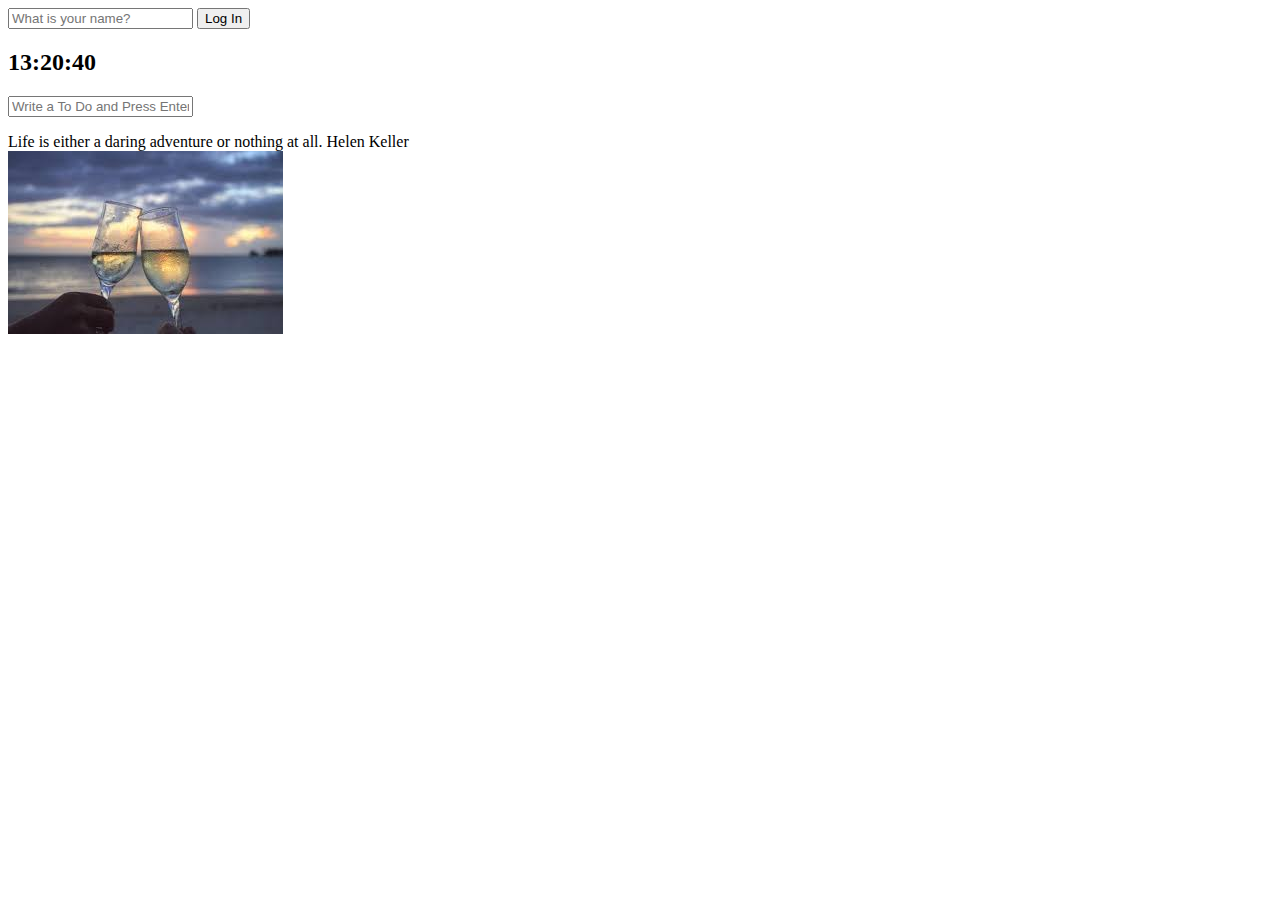
<file: index.html>
<!DOCTYPE html>
<html lang="en">
<head>
    <meta charset="UTF-8">
    <meta http-equiv="X-UA-Compatible" content="IE=edge">
    <meta name="viewport" content="width=device-width, initial-scale=1.0">
    <link rel="stylesheet" href="css/style.css" />
    <title>Momentum App</title>
</head>
<body>
    <form class="hidden" id="login-form">
        <input type="text" placeholder="What is your name?" />
        <button>Log In</button>
    </form>
    <h2 id="clock">00:00:00</h2>
    <h1 id="greeting" class="hidden"></h1>
    <form id="todo-form">
        <input type="text" placeholder="Write a To Do and Press Enter" required />
    </form>
    <ul id="todo-list"></ul>
    <div id="sayings">
        <span></span>
        <span></span>
    </div>
    
   <script src="js/greeting.js" ></script>
   <script src="js/clock.js" ></script> 
   <script src="js/quotes.js" ></script>
   <script src="js/background.js"></script>
   <script src="js/todo.js"></script>
   <script src="js/weather.js"></script>
</body>
</html>
</file>
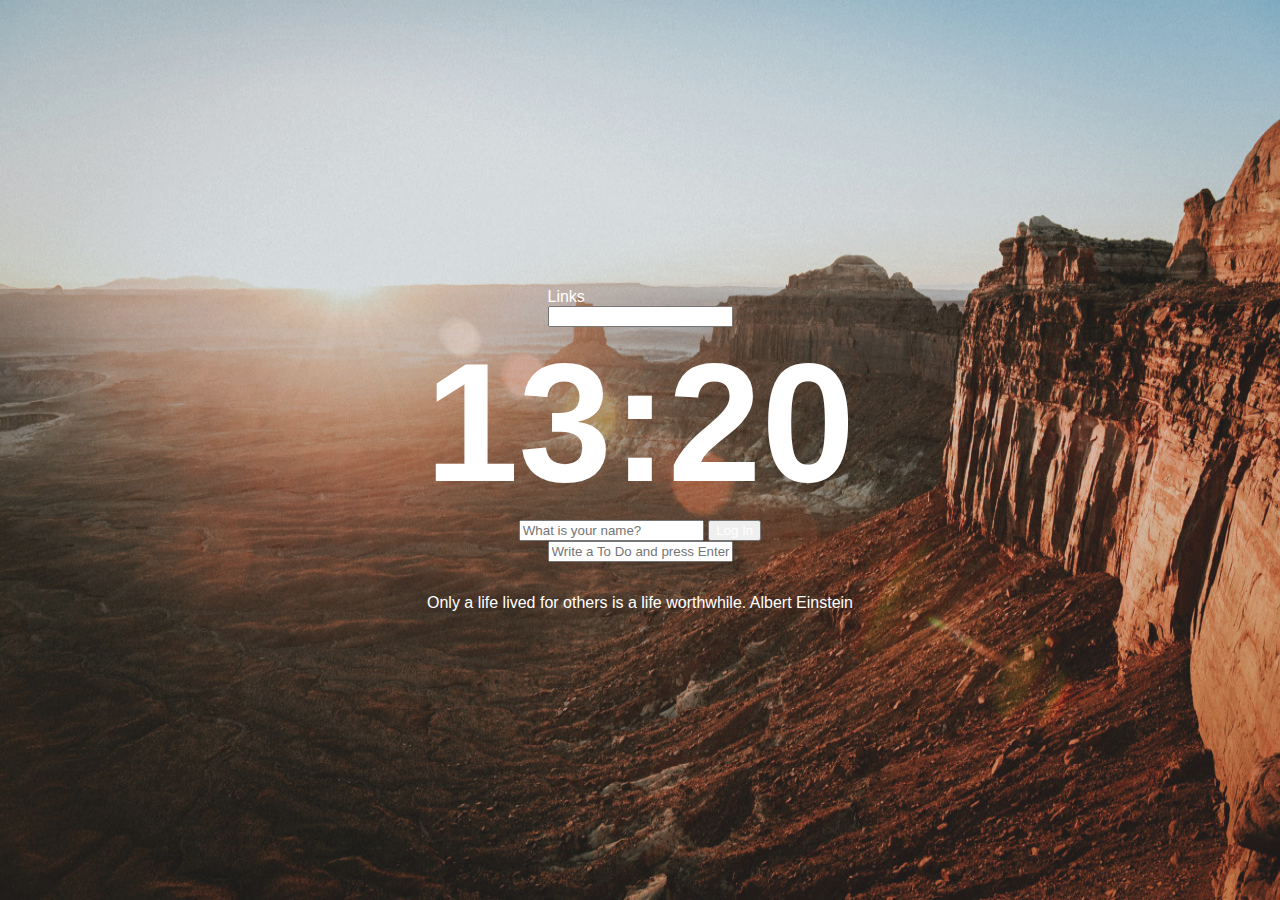
<file: 2ND/index.html>
<!DOCTYPE html>
<html lang="en">
<head>
    <meta charset="UTF-8">
    <meta http-equiv="X-UA-Compatible" content="IE=edge">
    <meta name="viewport" content="width=device-width, initial-scale=1.0">
    <title>Document</title>
    <link rel="stylesheet" href="css/style.css" />
    <link rel="stylesheet" href="https://use.fontawesome.com/releases/v5.15.4/css/all.css" integrity="sha384-DyZ88mC6Up2uqS4h/KRgHuoeGwBcD4Ng9SiP4dIRy0EXTlnuz47vAwmeGwVChigm" crossorigin="anonymous">
</head>
<body>
  
    <!-- top navigator -->
    <div class="top-row">
        <div class="region top-left">
            <div id="quicklinks" class="app-container quicklinks links no-pinned" style>
                <span class="app-dash toggle Links-toggle">Links</span>
            <div id="dashlinks" class="dashlinks"></div>
            <div id="search" class="app-container search">
                <div class="app-dash">
                    <form class="search-form">
                        <span class="search-underline"></span>
                        <i class="fas fa-search icon-search"></i>
                        <div class="more more source more-dash"></div>
                        <input id="search-input" search-url="https://www.google.com/search?q=" type="text" autocomplete="off">
                    </form>


                </div>
            </div>
            </div>
        </div>

        <div class="region top-center"></div>
        <div class="region top-right">
            <div id="weather">
                <span></span>
                <span></span>
            </div>
        </div>
    </div>




    <!-- clock -->
    </div>
    <h2 id="clock">00:00</h2>
    <form id="login-form" class="hidden"> 
        <input required maxlength="15" type="text" placeholder="What is your name?" />
        <button>Log In</button>
    </form>
    <h1 id="greeting" class="hidden"></h1>
    
    <form id="todo-form">
        <input type="text" placeholder="Write a To Do and press Enter" required />
    </form>
    <ul id="todo-list"></ul>
    <div id="quote">
        <span></span>
        <span></span>
    </div>
    

    
    <script src="js/greeting.js"></script>
    <script src="js/clock.js"></script>
    <script src="js/quotes.js"></script>
    <script src="js/background.js"></script>
    <script src="js/todo.js"></script>
    <script src="js/weather.js"></script>
</body>
</html>
</file>
<file: css/style.css>
.hidden {
  display: none;
}
</file>
<file: 2ND/css/style.css>
*{
    box-sizing: border-box;
    font-family:-apple-system, BlinkMacSystemFont, 'Segoe UI', Roboto, Oxygen, Ubuntu, Cantarell, 'Open Sans', 'Helvetica Neue', sans-serif;
    color: white;
}

input{
    color:black;
}

body{
    display: flex;
    flex-direction: column;
    justify-content: center;
    align-items: center;
    margin: 0;
    height: 100vh;
    padding: 0;
}

#background{
    position: absolute;
    z-index: -1;
    width: 100%;
    height: 100%;
    opacity: 0.9;
}


/* login hidden from JS */
.hidden{
    display: none;
}

/* navigator css */



#clock{
   font-size: 168px;
   margin: 0px;
   padding: 0px;
   text-align: center;
}
</file>
